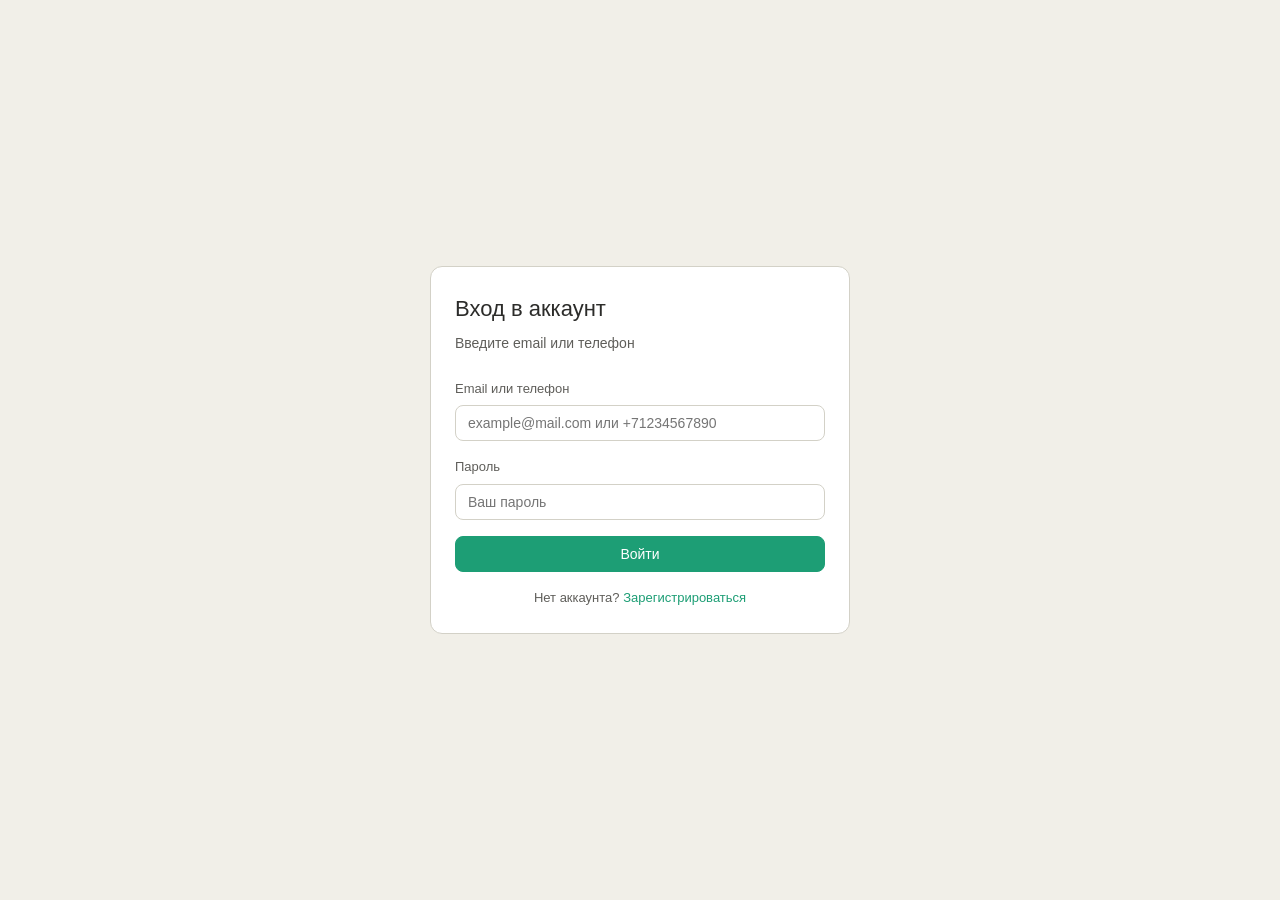
<file: frontend/index.html>
<!DOCTYPE html>
<html lang="ru">
<head>
  <meta charset="UTF-8">
  <meta name="viewport" content="width=device-width, initial-scale=1.0">
  <title>Каталог — Merxio Shop</title>
  <link rel="stylesheet" href="css/style.css">
</head>
<body>

<nav class="navbar">
  <div class="container">
    <a class="navbar-brand" href="index.html">Merxio Shop</a>
    <ul class="navbar-nav">
      <li><a href="orders.html">Мои заказы</a></li>
      <li id="admin-link" class="hidden"><a href="admin.html">Админ</a></li>
      <li><a href="#" onclick="logout()">Выйти</a></li>
    </ul>
  </div>
</nav>

<div class="container">
  <div class="page-header">
    <h1>Каталог товаров</h1>
    <p>Выберите товары и добавьте в корзину</p>
  </div>

  <div class="filters">
    <input type="text" id="search" class="form-control"
           placeholder="Поиск по названию" oninput="loadProducts()">
    <input type="text" id="category" class="form-control"
           placeholder="Категория" oninput="loadProducts()">
    <input type="number" id="min_price" class="form-control"
           placeholder="Цена от" oninput="loadProducts()">
    <input type="number" id="max_price" class="form-control"
           placeholder="Цена до" oninput="loadProducts()">
    <select id="order_by" class="form-control" onchange="loadProducts()">
      <option value="name">По названию</option>
      <option value="price_asc">Цена: по возрастанию</option>
      <option value="price_desc">Цена: по убыванию</option>
      <option value="created_at">Сначала новые</option>
    </select>
  </div>

  <div class="layout-with-cart">
    <div>
      <div id="products" class="product-grid"></div>
    </div>

    <div class="cart-sidebar">
      <div class="card">
        <div class="flex-between" style="margin-bottom:16px">
          <strong>Корзина</strong>
          <button class="btn btn-sm" onclick="clearCart()">Очистить</button>
        </div>
        <div id="cart-items" class="cart-items"></div>
        <div class="cart-total">
          <span>Итого</span>
          <span id="cart-total">0 ₽</span>
        </div>
        <button class="btn btn-primary btn-full" onclick="checkout()">
          Оформить заказ
        </button>
      </div>
    </div>
  </div>
</div>

<script src="js/api.js"></script>
<script src="js/auth.js"></script>
<script>
  requireAuth();

  if (localStorage.getItem("is_admin") === "true") {
    document.getElementById("admin-link").classList.remove("hidden");
  }

  async function loadProducts() {
    const params = {};
    const search = document.getElementById("search").value.trim();
    const category = document.getElementById("category").value.trim();
    const min_price = document.getElementById("min_price").value;
    const max_price = document.getElementById("max_price").value;
    const order_by = document.getElementById("order_by").value;

    if (search) params.search = search;
    if (category) params.category = category;
    if (min_price) params.min_price = min_price;
    if (max_price) params.max_price = max_price;
    if (order_by) params.order_by = order_by;

    const products = await api.getProducts(params);
    const container = document.getElementById("products");

    if (!products.length) {
      container.innerHTML = '<p class="text-muted">Товары не найдены</p>';
      return;
    }

    container.innerHTML = products.map((p) => `
      <div class="product-card">
        <div class="product-card-category">${p.category || "Без категории"}</div>
        <div class="product-card-name">${p.name}</div>
        <div class="product-card-desc">${p.description || ""}</div>
        <div class="product-card-price">${p.price.toLocaleString()} ₽</div>
        <button class="btn btn-primary btn-sm"
                onclick="addToCart(${p.id})">
          В корзину
        </button>
      </div>
    `).join("");
  }

  async function loadCart() {
    const cart = await api.getCart();
    const container = document.getElementById("cart-items");

    if (!cart.items.length) {
      container.innerHTML = '<p class="text-muted">Корзина пуста</p>';
      document.getElementById("cart-total").textContent = "0 ₽";
      return;
    }

    container.innerHTML = cart.items.map((item) => `
      <div class="cart-item">
        <div>
          <div>${item.product.name}</div>
          <div class="text-muted">${item.product.price.toLocaleString()} ₽ × ${item.quantity}</div>
        </div>
        <div style="display:flex;gap:6px;align-items:center">
          <button class="btn btn-sm"
                  onclick="changeQty(${item.id}, ${item.quantity - 1})">−</button>
          <span>${item.quantity}</span>
          <button class="btn btn-sm"
                  onclick="changeQty(${item.id}, ${item.quantity + 1})">+</button>
          <button class="btn btn-sm btn-danger"
                  onclick="removeItem(${item.id})">×</button>
        </div>
      </div>
    `).join("");

    document.getElementById("cart-total").textContent =
      cart.total.toLocaleString() + " ₽";
  }

  async function addToCart(productId) {
    await api.addToCart([{ product_id: productId, quantity: 1 }]);
    loadCart();
  }

  async function changeQty(itemId, qty) {
    if (qty <= 0) {
      await api.removeCartItem(itemId);
    } else {
      await api.updateCartItem(itemId, qty);
    }
    loadCart();
  }

  async function removeItem(itemId) {
    await api.removeCartItem(itemId);
    loadCart();
  }

  async function clearCart() {
    await api.clearCart();
    loadCart();
  }

  async function checkout() {
    try {
      await api.checkout();
      alert("Заказ оформлен!");
      loadCart();
    } catch (e) {
      alert(e.message);
    }
  }

  loadProducts();
  loadCart();
</script>
</body>
</html>
</file>
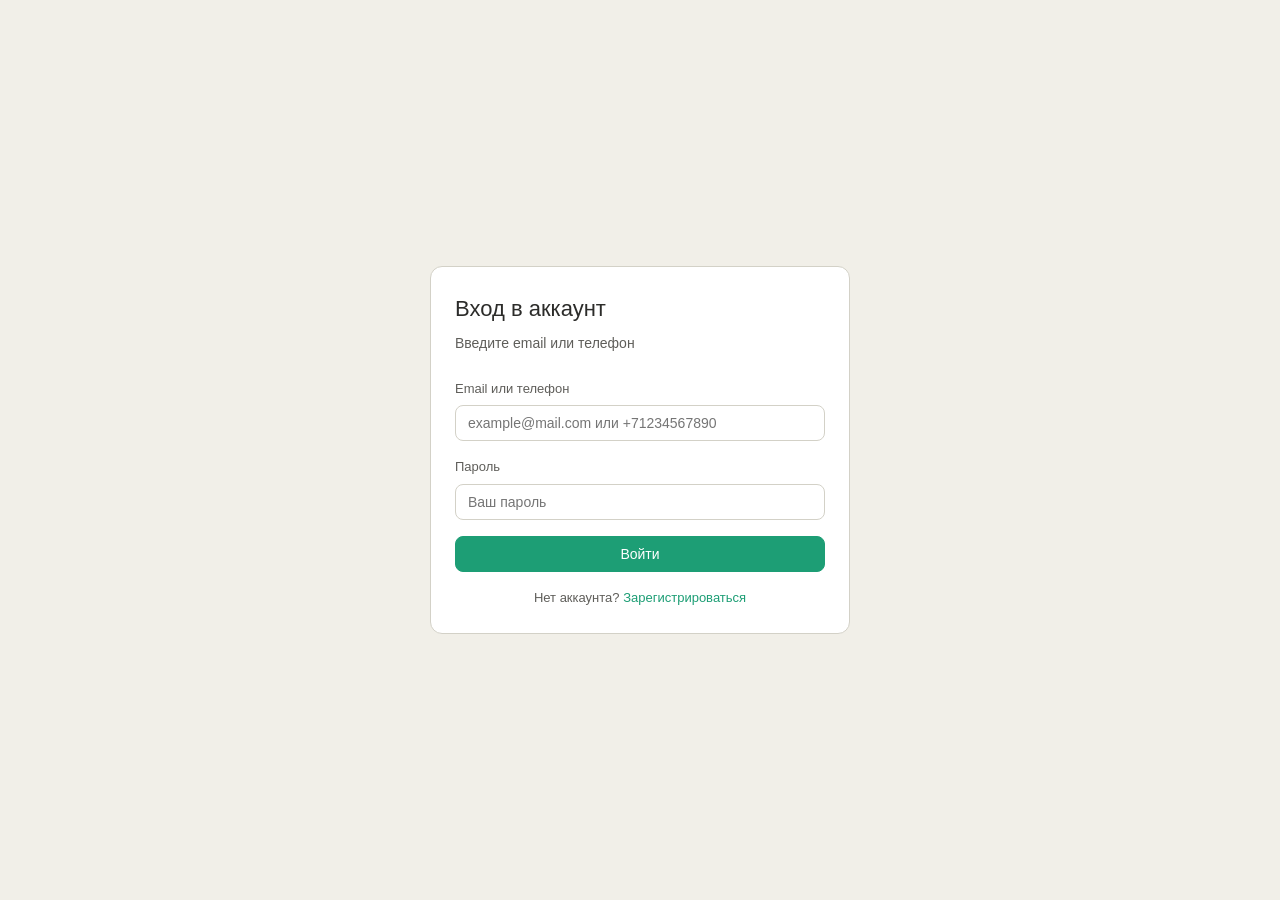
<file: frontend/login.html>
<!DOCTYPE html>
<html lang="ru">
<head>
  <meta charset="UTF-8">
  <meta name="viewport" content="width=device-width, initial-scale=1.0">
  <title>Вход — Merxio Shop</title>
  <link rel="stylesheet" href="css/style.css">
</head>
<body>
<div class="auth-wrap">
  <div class="card auth-card">
    <div class="auth-title">Вход в аккаунт</div>
    <div class="auth-subtitle">Введите email или телефон</div>

    <div id="alert" class="alert alert-danger hidden"></div>

    <div class="form-group">
      <label class="form-label">Email или телефон</label>
      <input type="text" id="login" class="form-control"
             placeholder="example@mail.com или +71234567890">
    </div>
    <div class="form-group">
      <label class="form-label">Пароль</label>
      <input type="password" id="password" class="form-control"
             placeholder="Ваш пароль">
    </div>

    <button class="btn btn-primary btn-full" onclick="handleLogin()">
      Войти
    </button>

    <div class="text-muted mt-16" style="text-align:center">
      Нет аккаунта? <a href="register.html">Зарегистрироваться</a>
    </div>
  </div>
</div>

<script src="js/api.js"></script>
<script src="js/auth.js"></script>
<script>
  if (getToken()) window.location.href = "index.html";

  async function handleLogin() {
    const login = document.getElementById("login").value.trim();
    const password = document.getElementById("password").value;
    const alert = document.getElementById("alert");
    alert.classList.add("hidden");

    try {
      const data = await api.login({ login, password });
      setToken(data.access_token);

      const payload = JSON.parse(atob(data.access_token.split(".")[1]));
      localStorage.setItem("is_admin", payload.is_admin ? "true" : "false");

      window.location.href = payload.is_admin ? "admin.html" : "index.html";
    } catch (e) {
      alert.textContent = e.message;
      alert.classList.remove("hidden");
    }
  }

  document.addEventListener("keydown", (e) => {
    if (e.key === "Enter") handleLogin();
  });
</script>
</body>
</html>
</file>
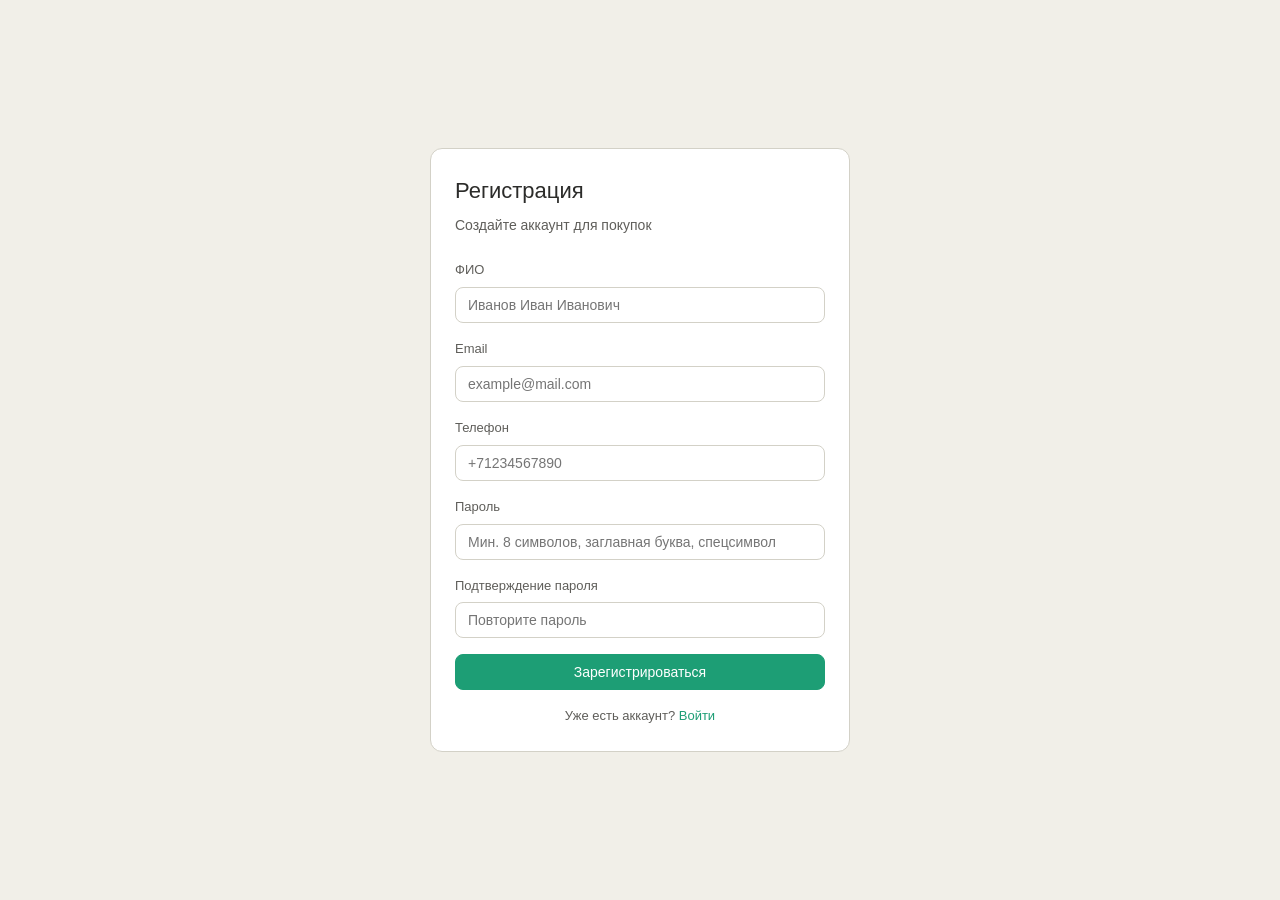
<file: frontend/register.html>
<!DOCTYPE html>
<html lang="ru">
<head>
  <meta charset="UTF-8">
  <meta name="viewport" content="width=device-width, initial-scale=1.0">
  <title>Регистрация — Merxio Shop</title>
  <link rel="stylesheet" href="css/style.css">
</head>
<body>
<div class="auth-wrap">
  <div class="card auth-card">
    <div class="auth-title">Регистрация</div>
    <div class="auth-subtitle">Создайте аккаунт для покупок</div>

    <div id="alert" class="alert alert-danger hidden"></div>

    <div class="form-group">
      <label class="form-label">ФИО</label>
      <input type="text" id="full_name" class="form-control"
             placeholder="Иванов Иван Иванович">
    </div>
    <div class="form-group">
      <label class="form-label">Email</label>
      <input type="email" id="email" class="form-control"
             placeholder="example@mail.com">
    </div>
    <div class="form-group">
      <label class="form-label">Телефон</label>
      <input type="text" id="phone" class="form-control"
             placeholder="+71234567890">
    </div>
    <div class="form-group">
      <label class="form-label">Пароль</label>
      <input type="password" id="password" class="form-control"
             placeholder="Мин. 8 символов, заглавная буква, спецсимвол">
    </div>
    <div class="form-group">
      <label class="form-label">Подтверждение пароля</label>
      <input type="password" id="password_confirm" class="form-control"
             placeholder="Повторите пароль">
    </div>

    <button class="btn btn-primary btn-full" onclick="handleRegister()">
      Зарегистрироваться
    </button>

    <div class="text-muted mt-16" style="text-align:center">
      Уже есть аккаунт? <a href="login.html">Войти</a>
    </div>
  </div>
</div>

<script src="js/api.js"></script>
<script src="js/auth.js"></script>
<script>
  async function handleRegister() {
    const alertEl = document.getElementById("alert");
    alertEl.classList.add("hidden");

    const data = {
      full_name: document.getElementById("full_name").value.trim(),
      email: document.getElementById("email").value.trim(),
      phone: document.getElementById("phone").value.trim(),
      password: document.getElementById("password").value,
      password_confirm: document.getElementById("password_confirm").value,
    };

    try {
      await api.register(data);
      window.location.href = "login.html";
    } catch (e) {
      alertEl.textContent = e.message;
      alertEl.classList.remove("hidden");
    }
  }
</script>
</body>
</html>
</file>
<file: frontend/css/style.css>
* {
  margin: 0;
  padding: 0;
  box-sizing: border-box;
}

:root {
  --primary: #1d9e75;
  --primary-dark: #0f6e56;
  --danger: #e24b4a;
  --bg: #f1efe8;
  --bg-card: #ffffff;
  --text: #2c2c2a;
  --text-muted: #5f5e5a;
  --border: #d3d1c7;
  --radius: 8px;
  --radius-lg: 12px;
}

body {
  font-family: -apple-system, BlinkMacSystemFont, "Segoe UI", sans-serif;
  background: var(--bg);
  color: var(--text);
  line-height: 1.6;
}

a {
  color: var(--primary);
  text-decoration: none;
}

a:hover {
  text-decoration: underline;
}

/* Layout */
.container {
  max-width: 1100px;
  margin: 0 auto;
  padding: 0 20px;
}

/* Navbar */
.navbar {
  background: var(--bg-card);
  border-bottom: 0.5px solid var(--border);
  padding: 14px 0;
  position: sticky;
  top: 0;
  z-index: 100;
}

.navbar .container {
  display: flex;
  align-items: center;
  justify-content: space-between;
}

.navbar-brand {
  font-size: 18px;
  font-weight: 500;
  color: var(--primary);
  text-decoration: none;
}

.navbar-nav {
  display: flex;
  align-items: center;
  gap: 20px;
  list-style: none;
}

.navbar-nav a {
  color: var(--text-muted);
  font-size: 14px;
}

.navbar-nav a:hover {
  color: var(--primary);
  text-decoration: none;
}

/* Buttons */
.btn {
  display: inline-block;
  padding: 9px 20px;
  border-radius: var(--radius);
  font-size: 14px;
  font-weight: 500;
  cursor: pointer;
  border: 0.5px solid var(--border);
  background: var(--bg-card);
  color: var(--text);
  transition: background 0.15s;
}

.btn:hover {
  background: var(--bg);
}

.btn-primary {
  background: var(--primary);
  color: #fff;
  border-color: var(--primary);
}

.btn-primary:hover {
  background: var(--primary-dark);
  border-color: var(--primary-dark);
}

.btn-danger {
  background: var(--danger);
  color: #fff;
  border-color: var(--danger);
}

.btn-sm {
  padding: 5px 12px;
  font-size: 12px;
}

.btn-full {
  width: 100%;
  text-align: center;
}

/* Cards */
.card {
  background: var(--bg-card);
  border: 0.5px solid var(--border);
  border-radius: var(--radius-lg);
  padding: 24px;
}

/* Forms */
.form-group {
  margin-bottom: 16px;
}

.form-label {
  display: block;
  font-size: 13px;
  color: var(--text-muted);
  margin-bottom: 6px;
}

.form-control {
  width: 100%;
  padding: 9px 12px;
  border: 0.5px solid var(--border);
  border-radius: var(--radius);
  font-size: 14px;
  color: var(--text);
  background: var(--bg-card);
  outline: none;
  transition: border-color 0.15s;
}

.form-control:focus {
  border-color: var(--primary);
}

/* Alerts */
.alert {
  padding: 10px 14px;
  border-radius: var(--radius);
  font-size: 13px;
  margin-bottom: 16px;
}

.alert-danger {
  background: #fcebeb;
  color: #a32d2d;
  border: 0.5px solid #f09595;
}

.alert-success {
  background: #eaf3de;
  color: #27500a;
  border: 0.5px solid #97c459;
}

/* Badge */
.badge {
  display: inline-block;
  padding: 2px 8px;
  border-radius: 10px;
  font-size: 11px;
  font-weight: 500;
}

.badge-success {
  background: #eaf3de;
  color: #27500a;
}

.badge-warning {
  background: #faeeda;
  color: #633806;
}

.badge-danger {
  background: #fcebeb;
  color: #a32d2d;
}

/* Product grid */
.product-grid {
  display: grid;
  grid-template-columns: repeat(auto-fill, minmax(240px, 1fr));
  gap: 16px;
  margin-top: 24px;
}

.product-card {
  background: var(--bg-card);
  border: 0.5px solid var(--border);
  border-radius: var(--radius-lg);
  padding: 20px;
  display: flex;
  flex-direction: column;
  gap: 10px;
}

.product-card-name {
  font-size: 15px;
  font-weight: 500;
}

.product-card-category {
  font-size: 12px;
  color: var(--text-muted);
}

.product-card-price {
  font-size: 18px;
  font-weight: 500;
  color: var(--primary);
}

.product-card-desc {
  font-size: 13px;
  color: var(--text-muted);
  flex: 1;
}

/* Cart sidebar */
.layout-with-cart {
  display: grid;
  grid-template-columns: 1fr 320px;
  gap: 24px;
  margin-top: 24px;
}

.cart-sidebar {
  position: sticky;
  top: 80px;
  height: fit-content;
}

.cart-items {
  display: flex;
  flex-direction: column;
  gap: 10px;
  margin-bottom: 16px;
}

.cart-item {
  display: flex;
  justify-content: space-between;
  align-items: center;
  padding: 10px 0;
  border-bottom: 0.5px solid var(--border);
  font-size: 13px;
}

.cart-total {
  display: flex;
  justify-content: space-between;
  font-weight: 500;
  margin-bottom: 16px;
  padding-top: 8px;
}

/* Filters */
.filters {
  display: flex;
  gap: 10px;
  flex-wrap: wrap;
  margin-top: 24px;
}

.filters .form-control {
  width: auto;
  min-width: 140px;
}

/* Table */
.table {
  width: 100%;
  border-collapse: collapse;
  font-size: 14px;
}

.table th {
  text-align: left;
  padding: 10px 12px;
  font-size: 12px;
  font-weight: 500;
  color: var(--text-muted);
  border-bottom: 0.5px solid var(--border);
}

.table td {
  padding: 10px 12px;
  border-bottom: 0.5px solid var(--border);
}

.table tr:last-child td {
  border-bottom: none;
}

/* Page header */
.page-header {
  padding: 32px 0 0;
  margin-bottom: 8px;
}

.page-header h1 {
  font-size: 22px;
  font-weight: 500;
}

.page-header p {
  color: var(--text-muted);
  font-size: 14px;
  margin-top: 4px;
}

/* Auth page */
.auth-wrap {
  min-height: 100vh;
  display: flex;
  align-items: center;
  justify-content: center;
  padding: 40px 20px;
}

.auth-card {
  width: 100%;
  max-width: 420px;
}

.auth-title {
  font-size: 22px;
  font-weight: 500;
  margin-bottom: 6px;
}

.auth-subtitle {
  font-size: 14px;
  color: var(--text-muted);
  margin-bottom: 24px;
}

/* Metric cards */
.metrics {
  display: grid;
  grid-template-columns: repeat(auto-fit, minmax(160px, 1fr));
  gap: 12px;
  margin-top: 24px;
}

.metric-card {
  background: var(--bg);
  border-radius: var(--radius);
  padding: 16px;
}

.metric-label {
  font-size: 12px;
  color: var(--text-muted);
  margin-bottom: 6px;
}

.metric-value {
  font-size: 24px;
  font-weight: 500;
}

/* Utility */
.mt-16 { margin-top: 16px; }
.mt-24 { margin-top: 24px; }
.text-muted { color: var(--text-muted); font-size: 13px; }
.text-right { text-align: right; }
.flex { display: flex; }
.flex-between { display: flex; justify-content: space-between; align-items: center; }
.gap-8 { gap: 8px; }
.hidden { display: none; }
</file>
